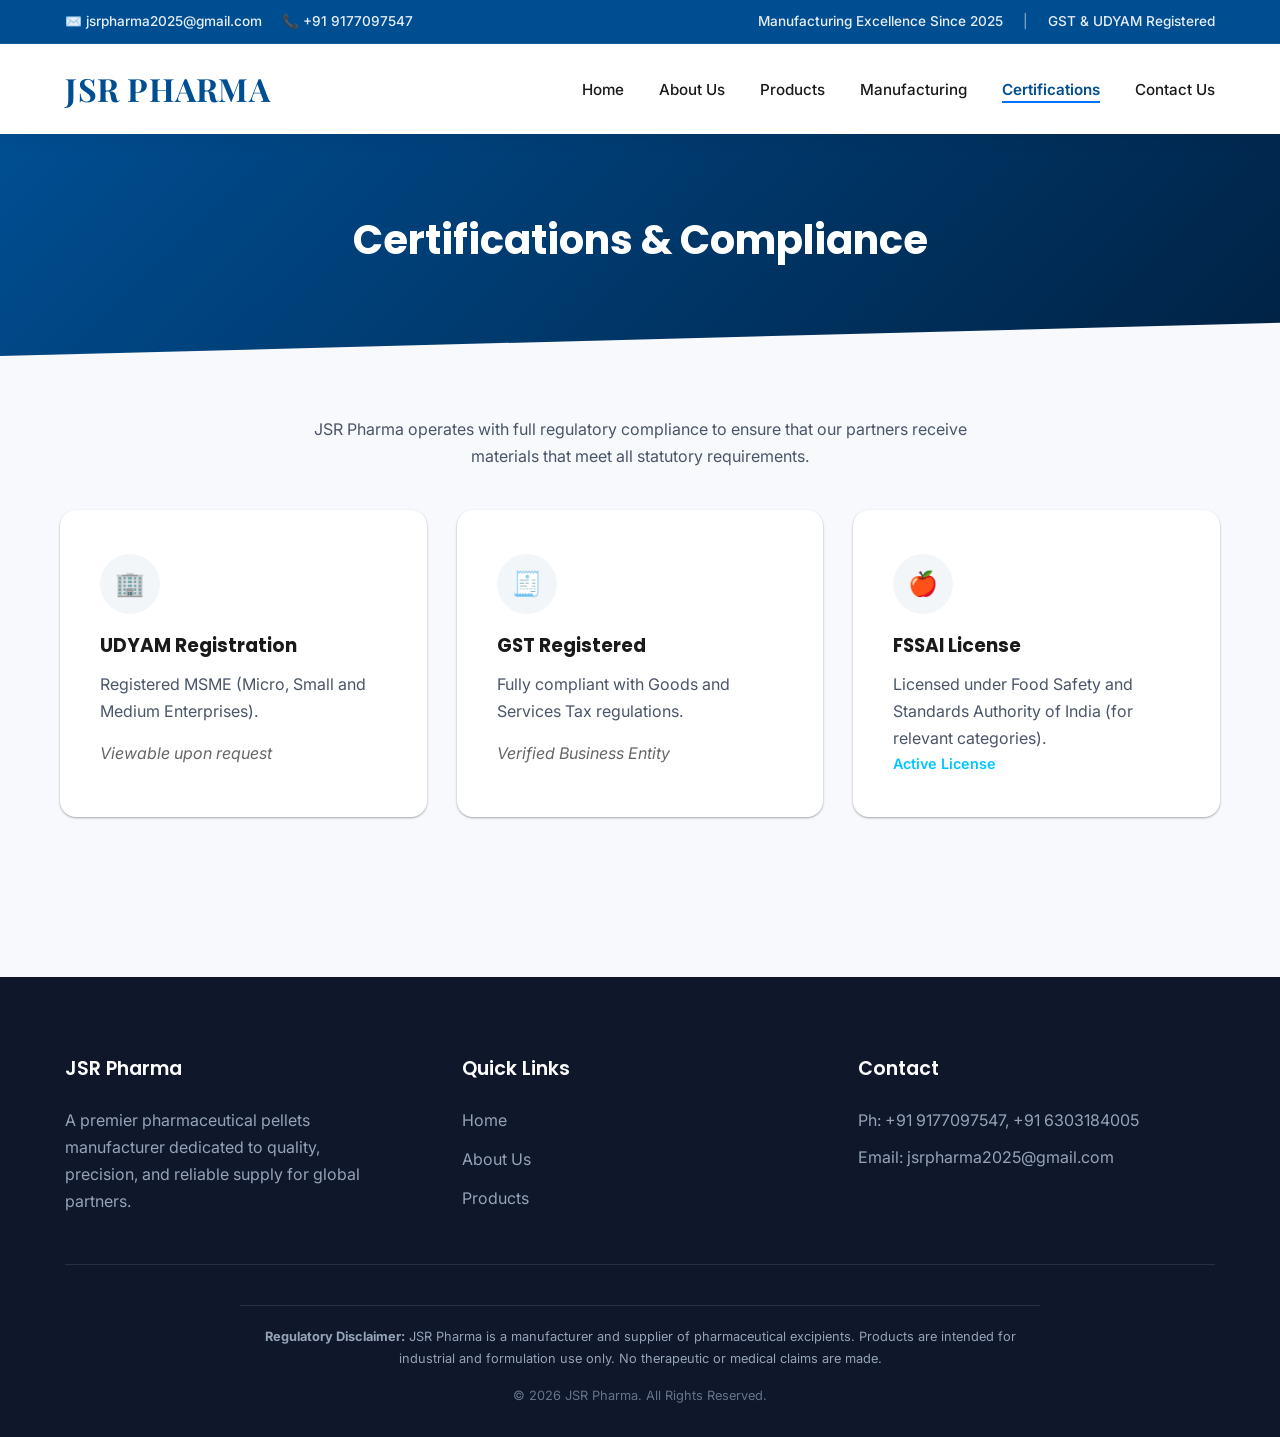
<file: certifications.html>
<!DOCTYPE html>
<html lang="en">

<head>
    <meta charset="UTF-8">
    <meta name="viewport" content="width=device-width, initial-scale=1.0">
    <meta name="description" content="JSR Pharma Certifications - GST, UDYAM, and FSSAI registered.">
    <title>Certifications | JSR Pharma</title>
    <link rel="icon" type="image/png" href="images/favicon_circle.png">
    <link rel="stylesheet" href="style.css">
    <style>
        .cert-grid {
            display: grid;
            grid-template-columns: repeat(auto-fit, minmax(280px, 1fr));
            gap: 30px;
            margin-top: 40px;
        }

        .cert-card {
            background: white;
            padding: 40px;
            text-align: left;
            border-radius: 16px;
            box-shadow: var(--shadow-sm);
            transition: all 0.3s ease;
            border-top: 4px solid transparent;
        }

        .cert-card:hover {
            transform: translateY(-5px);
            box-shadow: var(--shadow-lg);
            border-top-color: var(--secondary-color);
        }

        .cert-icon {
            width: 60px;
            height: 60px;
            background: rgba(0, 78, 146, 0.05);
            border-radius: 50%;
            display: flex;
            align-items: center;
            justify-content: center;
            font-size: 1.5rem;
            color: var(--primary-color);
            margin-bottom: 20px;
        }

        .validity {
            font-size: 0.9rem;
            color: var(--secondary-color);
            font-weight: 600;
        }
    </style>
</head>

<body>
    <!-- Top Bar -->
    <div class="top-bar">
        <div class="container">
            <div class="top-bar-left">
                <span>✉️ <a href="mailto:jsrpharma2025@gmail.com"
                        style="color: inherit; text-decoration: none;">jsrpharma2025@gmail.com</a></span>
                <span>📞 <a href="tel:+919177097547" style="color: inherit; text-decoration: none;">+91
                        9177097547</a></span>
            </div>
            <div class="top-bar-right">
                <span>Manufacturing Excellence Since 2025</span>
                <span style="opacity: 0.5;">|</span>
                <span>GST & UDYAM Registered</span>
            </div>
        </div>
    </div>

    <header>
        <div class="nav-container">
            <div class="logo">JSR <span>Pharma</span></div>
            <nav class="main-nav">
                <ul>
                    <li><a href="index.html">Home</a></li>
                    <li><a href="about.html">About Us</a></li>
                    <li><a href="products.html">Products</a></li>
                    <li><a href="manufacturing.html">Manufacturing</a></li>
                    <li><a href="certifications.html" class="active">Certifications</a></li>
                    <li><a href="contact.html">Contact Us</a></li>
                </ul>
            </nav>
        </div>
    </header>

    <div class="page-header">
        <h1>Certifications & Compliance</h1>
    </div>

    <section class="container" style="padding: 60px 20px;">
        <div class="text-center">
            <p class="mb-2" style="max-width: 700px; margin: 0 auto;">JSR Pharma operates with full regulatory
                compliance to ensure that our partners receive materials that meet all statutory requirements.</p>
        </div>

        <div class="cert-grid">
            <div class="cert-card">
                <div class="cert-icon">🏢</div>
                <h3>UDYAM Registration</h3>
                <p>Registered MSME (Micro, Small and Medium Enterprises).</p>
                <div style="margin-top: 15px; font-style: italic; color: #666;">Viewable upon request</div>
            </div>

            <div class="cert-card">
                <div class="cert-icon">🧾</div>
                <h3>GST Registered</h3>
                <p>Fully compliant with Goods and Services Tax regulations.</p>
                <div style="margin-top: 15px; font-style: italic; color: #666;">Verified Business Entity</div>
            </div>

            <div class="cert-card">
                <div class="cert-icon">🍎</div>
                <h3>FSSAI License</h3>
                <p>Licensed under Food Safety and Standards Authority of India (for relevant categories).</p>
                <div class="validity">Active License</div>
            </div>
        </div>
    </section>

    <footer>
        <div class="container">
            <div class="grid-3"
                style="margin-top:0; border-bottom: 1px solid rgba(255,255,255,0.1); padding-bottom: 40px; margin-bottom: 30px;">
                <div class="footer-col">
                    <h4>JSR Pharma</h4>
                    <p style="color: #94a3b8; max-width: 300px;">A premier pharmaceutical pellets manufacturer dedicated
                        to quality, precision, and reliable supply for global partners.</p>
                </div>
                <div class="footer-col">
                    <h4>Quick Links</h4>
                    <a href="index.html">Home</a>
                    <a href="about.html">About Us</a>
                    <a href="products.html">Products</a>
                </div>
                <div class="footer-col">
                    <h4>Contact</h4>
                    <p style="color: #94a3b8; margin-bottom: 10px;">Ph:
                        <a href="tel:+919177097547" style="color: inherit; text-decoration: none;">+91 9177097547</a>,
                        <a href="tel:+916303184005" style="color: inherit; text-decoration: none;">+91 6303184005</a>
                    </p>
                    <p style="color: #94a3b8;">Email: <a href="mailto:jsrpharma2025@gmail.com"
                            style="color: inherit; text-decoration: none;">jsrpharma2025@gmail.com</a></p>
                </div>
            </div>
            <div class="disclaimer">
                <p><strong>Regulatory Disclaimer:</strong> JSR Pharma is a manufacturer and supplier of pharmaceutical
                    excipients. Products are intended for industrial and formulation use only. No therapeutic or medical
                    claims are made.</p>
                <div style="margin-top: 15px; color: #64748b;">&copy; 2026 JSR Pharma. All Rights Reserved.</div>
            </div>
        </div>
    </footer>
</body>

</html>
</file>
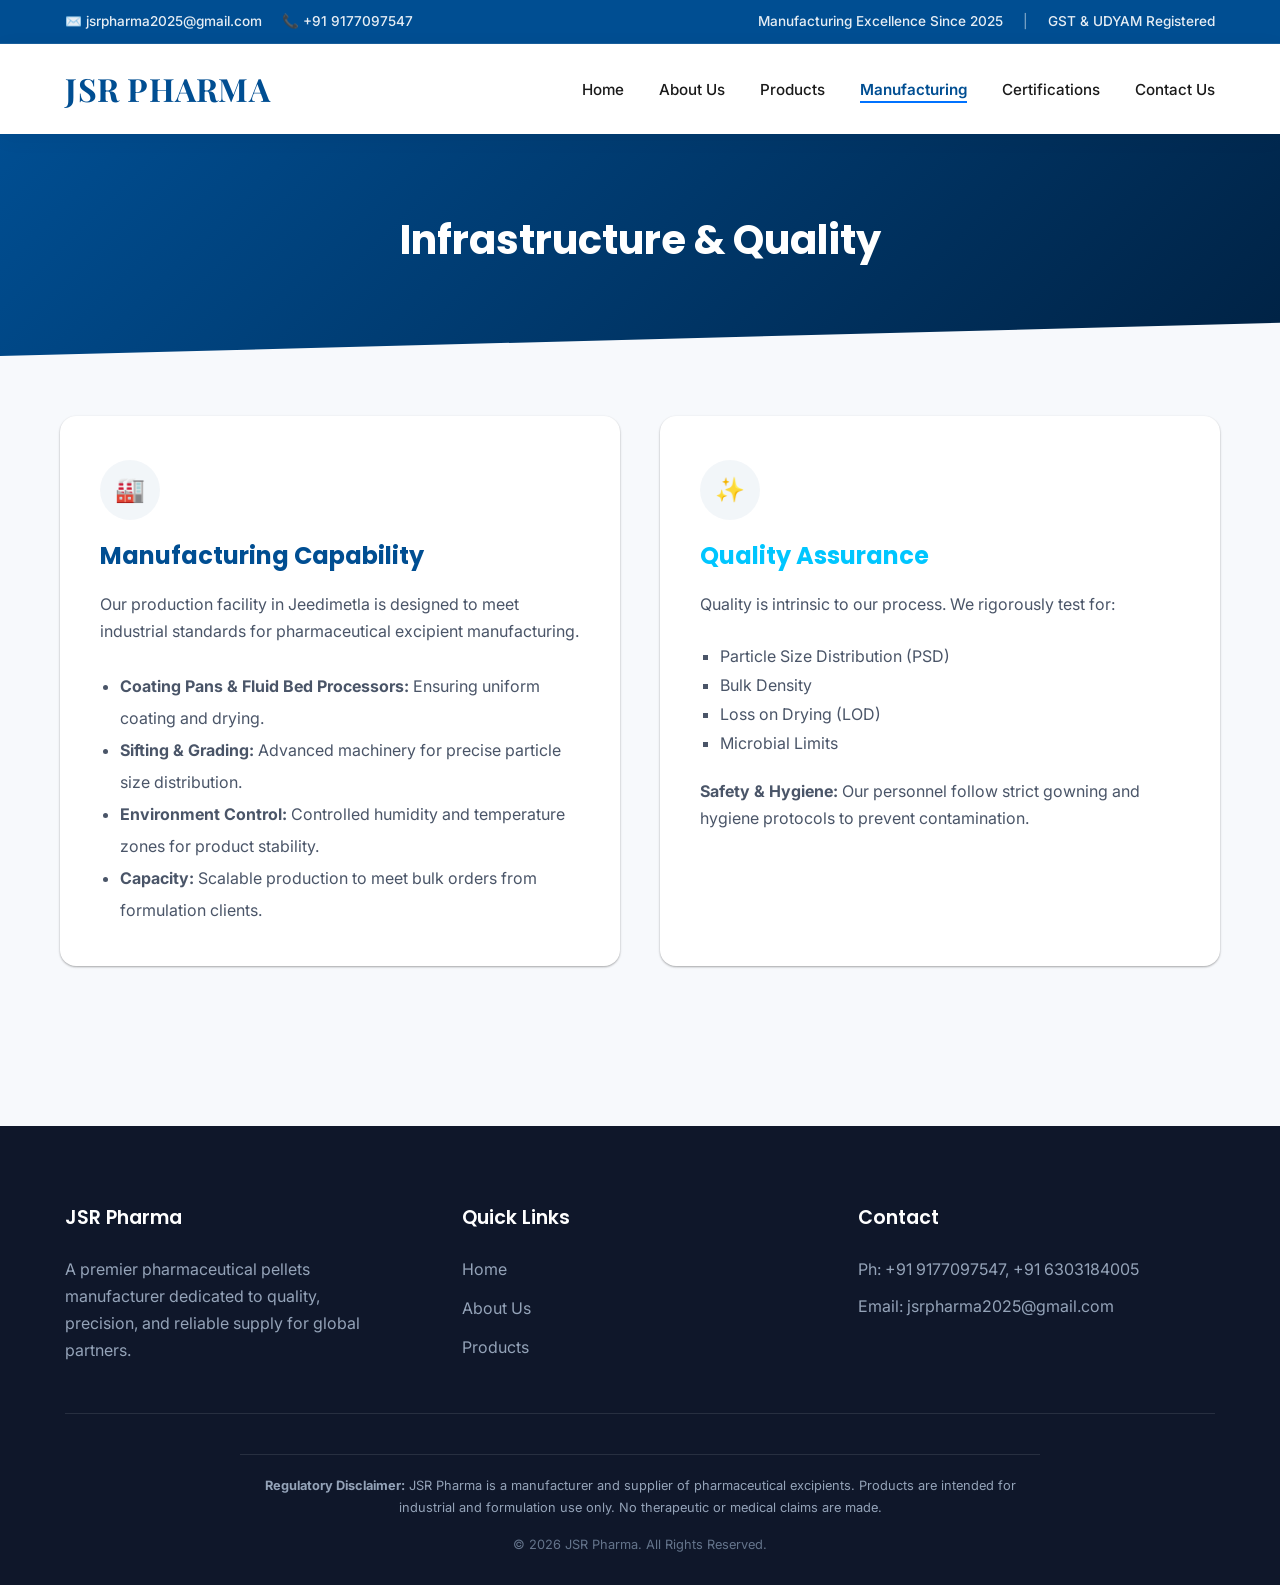
<file: manufacturing.html>
<!DOCTYPE html>
<html lang="en">

<head>
    <meta charset="UTF-8">
    <meta name="viewport" content="width=device-width, initial-scale=1.0">
    <meta name="description" content="JSR Pharma Manufacturing Infrastructure - GMP compliant facility in Hyderabad.">
    <title>Infrastructure | JSR Pharma</title>
    <link rel="icon" type="image/png" href="images/favicon_circle.png">
    <link rel="stylesheet" href="style.css">
</head>

<body>
    <!-- Top Bar -->
    <div class="top-bar">
        <div class="container">
            <div class="top-bar-left">
                <span>✉️ <a href="mailto:jsrpharma2025@gmail.com"
                        style="color: inherit; text-decoration: none;">jsrpharma2025@gmail.com</a></span>
                <span>📞 <a href="tel:+919177097547" style="color: inherit; text-decoration: none;">+91
                        9177097547</a></span>
            </div>
            <div class="top-bar-right">
                <span>Manufacturing Excellence Since 2025</span>
                <span style="opacity: 0.5;">|</span>
                <span>GST & UDYAM Registered</span>
            </div>
        </div>
    </div>

    <header>
        <div class="nav-container">
            <div class="logo">JSR <span>Pharma</span></div>
            <nav class="main-nav">
                <ul>
                    <li><a href="index.html">Home</a></li>
                    <li><a href="about.html">About Us</a></li>
                    <li><a href="products.html">Products</a></li>
                    <li><a href="manufacturing.html" class="active">Manufacturing</a></li>
                    <li><a href="certifications.html">Certifications</a></li>
                    <li><a href="contact.html">Contact Us</a></li>
                </ul>
            </nav>
        </div>
    </header>

    <div class="page-header">
        <h1>Infrastructure & Quality</h1>
    </div>

    <section class="container" style="padding: 60px 20px;">
        <div class="grid-2">
            <!-- Manufacturing Capability Card -->
            <div class="mission-card" style="text-align: left;">
                <div class="icon-box" style="margin-bottom: 20px;">
                    <span class="icon">🏭</span>
                </div>
                <h2 style="color: var(--primary-color); margin-bottom: 20px;">Manufacturing Capability</h2>
                <p class="mb-1">Our production facility in Jeedimetla is designed to meet industrial standards for
                    pharmaceutical excipient manufacturing.</p>
                <ul style="line-height: 2; margin-left: 20px;">
                    <li><strong>Coating Pans & Fluid Bed Processors:</strong> Ensuring uniform coating and drying.</li>
                    <li><strong>Sifting & Grading:</strong> Advanced machinery for precise particle size distribution.
                    </li>
                    <li><strong>Environment Control:</strong> Controlled humidity and temperature zones for product
                        stability.</li>
                    <li><strong>Capacity:</strong> Scalable production to meet bulk orders from formulation clients.
                    </li>
                </ul>
            </div>

            <!-- Quality Assurance Card -->
            <div class="mission-card" style="text-align: left;">
                <div class="icon-box" style="margin-bottom: 20px;">
                    <span class="icon">✨</span>
                </div>
                <h2 style="color: var(--secondary-color); margin-bottom: 20px;">Quality Assurance</h2>
                <p class="mb-1">Quality is intrinsic to our process. We rigorously test for:</p>
                <ul style="line-height: 1.8; margin-left: 20px; list-style-type: square;">
                    <li>Particle Size Distribution (PSD)</li>
                    <li>Bulk Density</li>
                    <li>Loss on Drying (LOD)</li>
                    <li>Microbial Limits</li>
                </ul>
                <p class="mb-1" style="margin-top: 20px;"><strong>Safety & Hygiene:</strong> Our personnel follow strict
                    gowning and hygiene protocols to prevent contamination.</p>
            </div>
        </div>
    </section>

    <footer>
        <div class="container">
            <div class="grid-3"
                style="margin-top:0; border-bottom: 1px solid rgba(255,255,255,0.1); padding-bottom: 40px; margin-bottom: 30px;">
                <div class="footer-col">
                    <h4>JSR Pharma</h4>
                    <p style="color: #94a3b8; max-width: 300px;">A premier pharmaceutical pellets manufacturer dedicated
                        to quality, precision, and reliable supply for global partners.</p>
                </div>
                <div class="footer-col">
                    <h4>Quick Links</h4>
                    <a href="index.html">Home</a>
                    <a href="about.html">About Us</a>
                    <a href="products.html">Products</a>
                </div>
                <div class="footer-col">
                    <h4>Contact</h4>
                    <p style="color: #94a3b8; margin-bottom: 10px;">Ph:
                        <a href="tel:+919177097547" style="color: inherit; text-decoration: none;">+91 9177097547</a>,
                        <a href="tel:+916303184005" style="color: inherit; text-decoration: none;">+91 6303184005</a>
                    </p>
                    <p style="color: #94a3b8;">Email: <a href="mailto:jsrpharma2025@gmail.com"
                            style="color: inherit; text-decoration: none;">jsrpharma2025@gmail.com</a></p>
                </div>
            </div>
            <div class="disclaimer">
                <p><strong>Regulatory Disclaimer:</strong> JSR Pharma is a manufacturer and supplier of pharmaceutical
                    excipients. Products are intended for industrial and formulation use only. No therapeutic or medical
                    claims are made.</p>
                <div style="margin-top: 15px; color: #64748b;">&copy; 2026 JSR Pharma. All Rights Reserved.</div>
            </div>
        </div>
    </footer>
</body>

</html>
</file>
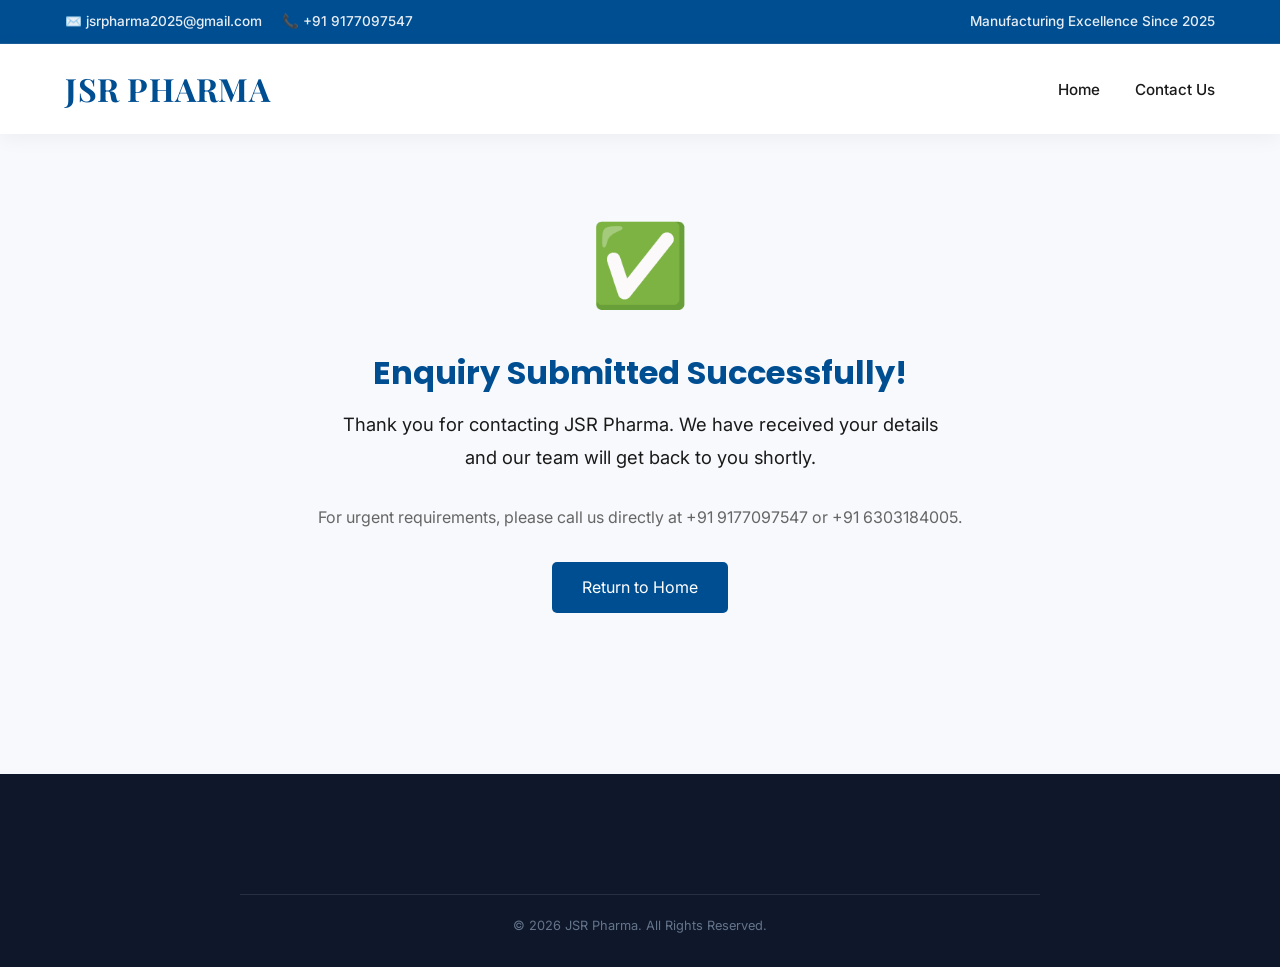
<file: thankyou.html>
<!DOCTYPE html>
<html lang="en">

<head>
    <meta charset="UTF-8">
    <meta name="viewport" content="width=device-width, initial-scale=1.0">
    <title>Thank You | JSR Pharma</title>
    <link rel="icon" type="image/png" href="images/favicon_circle.png">
    <link rel="stylesheet" href="style.css">
    <style>
        .thank-you-container {
            min-height: 60vh;
            display: flex;
            flex-direction: column;
            align-items: center;
            justify-content: center;
            text-align: center;
            padding: 40px 20px;
        }

        .check-icon {
            font-size: 5rem;
            color: var(--secondary-color);
            margin-bottom: 20px;
        }

        .btn-home {
            margin-top: 30px;
            display: inline-block;
            background: var(--primary-color);
            color: white;
            padding: 12px 30px;
            border-radius: 5px;
            text-decoration: none;
            transition: background 0.3s;
        }

        .btn-home:hover {
            background: var(--accent-color);
        }
    </style>
</head>

<body>
    <!-- Top Bar -->
    <div class="top-bar">
        <div class="container">
            <div class="top-bar-left">
                <span>✉️ <a href="mailto:jsrpharma2025@gmail.com"
                        style="color: inherit; text-decoration: none;">jsrpharma2025@gmail.com</a></span>
                <span>📞 <a href="tel:+919177097547" style="color: inherit; text-decoration: none;">+91
                        9177097547</a></span>
            </div>
            <div class="top-bar-right">
                <span>Manufacturing Excellence Since 2025</span>
            </div>
        </div>
    </div>

    <header>
        <div class="nav-container">
            <div class="logo">JSR <span>Pharma</span></div>
            <nav class="main-nav">
                <ul>
                    <li><a href="index.html">Home</a></li>
                    <li><a href="contact.html">Contact Us</a></li>
                </ul>
            </nav>
        </div>
    </header>

    <div class="thank-you-container">
        <div class="check-icon">✅</div>
        <h1 style="color: var(--primary-color); margin-bottom: 15px;">Enquiry Submitted Successfully!</h1>
        <p class="lead-text" style="max-width: 600px;">
            Thank you for contacting JSR Pharma. We have received your details and our team will get back to you
            shortly.
        </p>
        <p style="color: #666; margin-top: 10px;">For urgent requirements, please call us directly at +91 9177097547 or
            +91 6303184005.
        </p>

        <a href="index.html" class="btn-home">Return to Home</a>
    </div>

    <footer>
        <div class="container">
            <div class="disclaimer" style="border-top: 1px solid rgba(255,255,255,0.1); padding-top: 20px;">
                <div style="color: #64748b;">&copy; 2026 JSR Pharma. All Rights Reserved.</div>
            </div>
        </div>
    </footer>
</body>

</html>
</file>
<file: style.css>
/* JSR Pharma - Premium Corporate Design System */
@import url('https://fonts.googleapis.com/css2?family=Inter:wght@300;400;500;600;700&family=Poppins:wght@400;500;600;700&family=Playfair+Display:wght@700&display=swap');

:root {
  /* Premium Color Palette */
  --primary-color: #004e92;
  /* Richer Deep Blue */
  --primary-light: #0072ff;
  /* Vibrant Blue for gradients */
  --secondary-color: #00c6ff;
  /* Cyan Gradient End */
  --accent-color: #ff9966;
  /* Soft Orange/Peach */
  --text-dark: #1a1a1a;
  --text-gray: #4a5568;
  --bg-white: #ffffff;
  --bg-off-white: #f7f9fc;
  --border-light: #e2e8f0;

  /* Shadows & Depth */
  --shadow-sm: 0 1px 3px rgba(0, 0, 0, 0.12), 0 1px 2px rgba(0, 0, 0, 0.24);
  --shadow-md: 0 4px 6px -1px rgba(0, 0, 0, 0.1), 0 2px 4px -1px rgba(0, 0, 0, 0.06);
  --shadow-lg: 0 10px 15px -3px rgba(0, 0, 0, 0.1), 0 4px 6px -2px rgba(0, 0, 0, 0.05);

  /* Spacing */
  --container-width: 1200px;
}

* {
  box-sizing: border-box;
  margin: 0;
  padding: 0;
}

body {
  font-family: 'Inter', sans-serif;
  line-height: 1.7;
  color: var(--text-gray);
  background-color: var(--bg-off-white);
  -webkit-font-smoothing: antialiased;
}

h1,
h2,
h3,
h4,
h5,
h6 {
  font-family: 'Poppins', sans-serif;
  color: var(--text-dark);
  line-height: 1.3;
  margin-bottom: 0.75rem;
}

img {
  max-width: 100%;
  height: auto;
  display: block;
}

a {
  text-decoration: none;
  color: inherit;
  transition: all 0.3s ease;
}

/* Utilities */
.container {
  max-width: var(--container-width);
  margin: 0 auto;
  padding: 0 25px;
}

.text-center {
  text-align: center;
}

.mb-1 {
  margin-bottom: 1.5rem;
}

.mb-2 {
  margin-bottom: 3rem;
}

/* Buttons */
.btn {
  display: inline-flex;
  align-items: center;
  justify-content: center;
  padding: 14px 32px;
  border-radius: 50px;
  font-weight: 600;
  font-size: 1rem;
  letter-spacing: 0.5px;
  cursor: pointer;
  border: none;
  transition: all 0.3s cubic-bezier(0.4, 0, 0.2, 1);
  text-transform: uppercase;
  font-family: 'Poppins', sans-serif;
  box-shadow: var(--shadow-sm);
}

.btn-primary {
  background: linear-gradient(135deg, var(--primary-color) 0%, var(--primary-light) 100%);
  color: white;
}

.btn-primary:hover {
  transform: translateY(-2px);
  box-shadow: 0 8px 15px rgba(0, 78, 146, 0.3);
}

.btn-outline {
  background: transparent;
  border: 2px solid var(--primary-color);
  color: var(--primary-color);
}

.btn-outline:hover {
  background: var(--primary-color);
  color: white;
  transform: translateY(-2px);
  box-shadow: 0 5px 15px rgba(0, 0, 0, 0.1);
}

/* Top Bar */
.top-bar {
  background-color: var(--primary-color);
  color: rgba(255, 255, 255, 0.9);
  padding: 10px 0;
  font-size: 0.85rem;
  font-weight: 500;
  border-bottom: 1px solid rgba(255, 255, 255, 0.1);
}

.top-bar .container {
  display: flex;
  justify-content: space-between;
  align-items: center;
}

.top-bar-left,
.top-bar-right {
  display: flex;
  gap: 20px;
  align-items: center;
}

.top-bar a:hover {
  color: var(--secondary-color);
}

/* Header & Nav */
header {
  background: rgba(255, 255, 255, 0.98);
  backdrop-filter: blur(12px);
  box-shadow: 0 4px 20px rgba(0, 0, 0, 0.05);
  /* Softer shadow */
  position: sticky;
  top: 0;
  z-index: 1000;
  height: 90px;
  /* Slightly taller for grandeur */
  display: flex;
  align-items: center;
  transition: all 0.3s ease;
}

.nav-container {
  display: flex;
  justify-content: space-between;
  align-items: center;
  width: 100%;
  max-width: var(--container-width);
  margin: 0 auto;
  padding: 0 25px;
}

.logo {
  font-family: 'Playfair Display', 'Times New Roman', serif;
  font-size: 32px;
  font-weight: 700;
  color: var(--primary-color);
  letter-spacing: 0.5px;
  text-transform: uppercase;
}

.logo span {
  color: inherit;
}

.main-nav ul {
  display: flex;
  list-style: none;
  gap: 35px;
}

.main-nav a {
  font-weight: 500;
  color: var(--text-dark);
  font-size: 0.95rem;
  position: relative;
}

.main-nav a::after {
  content: '';
  position: absolute;
  width: 0;
  height: 2px;
  bottom: -4px;
  left: 0;
  background-color: var(--primary-light);
  transition: width 0.3s ease;
}

.main-nav a:hover::after,
.main-nav a.active::after {
  width: 100%;
}

.main-nav a.active {
  color: var(--primary-color);
  font-weight: 600;
}

/* Hero Section */
.hero {
  background: linear-gradient(120deg, #fdfbfb 0%, #ebedee 100%);
  padding: 120px 0 100px;
  position: relative;
  overflow: hidden;
}

/* Abstract background shape */
.hero::before {
  content: '';
  position: absolute;
  top: -100px;
  right: -50px;
  width: 600px;
  height: 600px;
  background: radial-gradient(circle, rgba(0, 198, 255, 0.1) 0%, rgba(255, 255, 255, 0) 70%);
  border-radius: 50%;
  z-index: 0;
}

.hero .container {
  position: relative;
  z-index: 1;
}

.hero h1 {
  font-size: 3.5rem;
  font-weight: 800;
  color: var(--text-dark);
  margin-bottom: 25px;
  line-height: 1.1;
  background: -webkit-linear-gradient(45deg, var(--primary-color), var(--primary-light));
  -webkit-background-clip: text;
  -webkit-text-fill-color: transparent;
  background-clip: text;
  /* standard property */
}

.hero p {
  font-size: 1.25rem;
  color: var(--text-gray);
  margin-bottom: 40px;
  max-width: 650px;
}

/* Page Headers */
.page-header {
  background: linear-gradient(135deg, var(--primary-color) 0%, #002244 100%);
  color: white;
  padding: 80px 0;
  text-align: center;
  clip-path: polygon(0 0, 100% 0, 100% 85%, 0 100%);
}

.page-header h1 {
  font-size: 2.5rem;
  color: white;
  margin-bottom: 10px;
}

/* Stats Section */
.stats-section {
  background: white;
  padding: 60px 0;
  border-bottom: 1px solid var(--border-light);
}

.stat-item {
  text-align: center;
  padding: 20px;
}

.stat-number {
  font-size: 2.5rem;
  font-weight: 800;
  color: var(--primary-color);
  margin-bottom: 5px;
  display: block;
}

.stat-label {
  color: var(--text-gray);
  font-weight: 600;
  text-transform: uppercase;
  font-size: 0.85rem;
  letter-spacing: 1px;
}

/* Cards & Grid */
.grid-3 {
  display: grid;
  grid-template-columns: repeat(auto-fit, minmax(320px, 1fr));
  gap: 40px;
  margin-top: 50px;
}

.card {
  background: white;
  padding: 40px 30px;
  border: none;
  border-radius: 16px;
  box-shadow: var(--shadow-sm);
  transition: all 0.4s ease;
  position: relative;
  overflow: hidden;
}

.card:hover {
  transform: translateY(-10px);
  box-shadow: var(--shadow-lg);
}

.card::top {
  content: '';
  position: absolute;
  top: 0;
  left: 0;
  width: 100%;
  height: 4px;
  background: linear-gradient(90deg, var(--primary-color), var(--secondary-color));
}

.card h3,
.card h4 {
  color: var(--primary-color);
  margin-bottom: 15px;
  font-weight: 600;
}

/* Product List Improved */
.product-item {
  display: flex;
  background: white;
  margin-bottom: 40px;
  border-radius: 20px;
  overflow: hidden;
  box-shadow: var(--shadow-md);
  transition: all 0.3s ease;
  border: 1px solid rgba(0, 0, 0, 0.03);
}

.product-item:hover {
  transform: translateY(-5px);
  box-shadow: var(--shadow-lg);
}

.product-image-container {
  width: 350px;
  min-height: 280px;
  flex-shrink: 0;
  background-color: #f1f3f5;
  position: relative;
  display: flex;
  /* Ensure image centers if smaller */
}

.product-img {
  width: 100%;
  height: 100%;
  object-fit: cover;
  transition: transform 0.5s ease;
}

.product-item:hover .product-img {
  transform: scale(1.05);
  /* Subtle zoom effect on hover */
}

.product-content {
  padding: 40px;
  display: flex;
  flex-direction: column;
  justify-content: center;
}

/* Gradients */
.bg-sugar {
  background: linear-gradient(135deg, #8BC6EC 0%, #9599E2 100%);
}

.bg-mcc {
  background: linear-gradient(135deg, #FF9A9E 0%, #FECFEF 99%, #FECFEF 100%);
}

.bg-lactose {
  background: linear-gradient(135deg, #cfd9df 0%, #e2ebf0 100%);
  color: #555;
  text-shadow: none;
}

.bg-starch {
  background: linear-gradient(135deg, #f6d365 0%, #fda085 100%);
}

.bg-nps {
  background: linear-gradient(135deg, #84fab0 0%, #8fd3f4 100%);
}

/* Footer */
footer {
  background-color: #0f172a;
  color: #94a3b8;
  padding: 80px 0 30px;
  margin-top: 100px;
}

.footer-col h4 {
  color: white;
  margin-bottom: 25px;
  font-size: 1.2rem;
  font-weight: 600;
}

.footer-col a {
  color: #94a3b8;
  display: block;
  margin-bottom: 12px;
}

.footer-col p a {
  display: inline;
  margin-bottom: 0;
}

.footer-col a:hover {
  color: #38bdf8;
  padding-left: 5px;
}

.disclaimer {
  max-width: 800px;
  margin: 40px auto 0;
  text-align: center;
  font-size: 0.8rem;
  padding-top: 20px;
  border-top: 1px solid rgba(255, 255, 255, 0.1);
}

/* Animations */
@keyframes fadeIn {
  from {
    opacity: 0;
    transform: translateY(20px);
  }

  to {
    opacity: 1;
    transform: translateY(0);
  }
}

section {
  animation: fadeIn 0.8s ease-out forwards;
}

/* Mobile Responsive */
@media (max-width: 768px) {
  .hero h1 {
    font-size: 2.5rem;
  }

  .nav-container {
    flex-direction: column;
    gap: 15px;
  }

  .main-nav ul {
    flex-wrap: wrap;
    justify-content: center;
    gap: 15px;
  }

  .product-item {
    flex-direction: column;
  }

  .product-image-container {
    width: 100%;
    height: 200px;
  }
}

/* About Us Page Specific Styles */

/* Section Utilities */
.section-padding {
  padding: 80px 0;
}

.row {
  display: flex;
  flex-wrap: wrap;
  margin-right: -15px;
  margin-left: -15px;
}

.col-lg-6 {
  flex: 0 0 50%;
  max-width: 50%;
  padding-right: 15px;
  padding-left: 15px;
}

.align-items-center {
  align-items: center;
}

/* About Hero */
.about-hero {
  background: linear-gradient(135deg, #002244 0%, #004e92 100%);
  padding: 100px 0 140px;
  /* Increased bottom padding for the slant */
  clip-path: polygon(0 0, 100% 0, 100% 85%, 0 100%);
  border-bottom: none;
}

.breadcrumb {
  color: rgba(255, 255, 255, 0.7);
  font-size: 0.9rem;
  margin-top: 10px;
  text-transform: uppercase;
  letter-spacing: 1px;
}

/* Section Title */
.section-title {
  margin-bottom: 30px;
}

.sub-title {
  display: block;
  font-size: 0.85rem;
  font-weight: 700;
  text-transform: uppercase;
  letter-spacing: 2px;
  color: var(--secondary-color);
  margin-bottom: 10px;
}

.section-title h2 {
  font-size: 2.5rem;
  font-weight: 700;
  position: relative;
  padding-bottom: 20px;
}

.section-title h2::after {
  content: '';
  position: absolute;
  bottom: 0;
  left: 0;
  width: 60px;
  height: 3px;
  background: var(--primary-color);
}

.text-center .section-title h2::after {
  left: 50%;
  transform: translateX(-50%);
}

.lead-text {
  font-size: 1.15rem;
  color: var(--text-dark);
  margin-bottom: 20px;
  line-height: 1.8;
}

/* About Image / Pattern */
.about-image-wrapper {
  position: relative;
  height: 400px;
  border-radius: 20px;
  overflow: hidden;
  box-shadow: var(--shadow-lg);
  margin-right: 30px;
}

.about-pattern-bg {
  width: 100%;
  height: 100%;
  background-color: #e2e8f0;
  background-image: radial-gradient(var(--primary-color) 1px, transparent 1px);
  background-size: 20px 20px;
  opacity: 0.1;
}

.experience-badge {
  position: absolute;
  bottom: 30px;
  right: 30px;
  background: white;
  padding: 20px;
  border-radius: 15px;
  box-shadow: 0 10px 30px rgba(0, 0, 0, 0.1);
  text-align: center;
  min-width: 120px;
}

.experience-badge .count {
  display: block;
  font-size: 2rem;
  font-weight: 800;
  color: var(--primary-color);
  line-height: 1;
}

.experience-badge .label {
  font-size: 0.8rem;
  text-transform: uppercase;
  font-weight: 600;
  color: var(--text-gray);
}

.signature-block {
  margin-top: 30px;
  font-family: 'Playfair Display', serif;
  font-style: italic;
  font-size: 1.2rem;
  color: var(--primary-color);
}

/* Mission Cards */
.mission-card {
  background: white;
  padding: 40px;
  border-radius: 16px;
  box-shadow: var(--shadow-sm);
  transition: all 0.3s ease;
  border-top: 4px solid transparent;
}

.mission-card:hover {
  transform: translateY(-5px);
  box-shadow: var(--shadow-lg);
  border-top-color: var(--secondary-color);
}

.mission-card h3 {
  margin-top: 20px;
  margin-bottom: 15px;
}

.icon-box {
  width: 60px;
  height: 60px;
  background: rgba(0, 78, 146, 0.05);
  border-radius: 50%;
  display: flex;
  align-items: center;
  justify-content: center;
  font-size: 1.5rem;
  color: var(--primary-color);
}

.grid-2 {
  display: grid;
  grid-template-columns: 1fr 1fr;
  gap: 40px;
}

/* Feature Grid (Why Us) */
.grid-4 {
  display: grid;
  grid-template-columns: repeat(auto-fit, minmax(250px, 1fr));
  gap: 30px;
  margin-top: 40px;
}

.feature-box {
  background: white;
  padding: 30px;
  border-radius: 12px;
  border: 1px solid var(--border-light);
  transition: all 0.3s ease;
  text-align: center;
}

.feature-box:hover {
  border-color: var(--primary-color);
  box-shadow: var(--shadow-md);
}

.feature-icon {
  font-size: 2.5rem;
  margin-bottom: 20px;
}

.feature-box h4 {
  font-size: 1.1rem;
  margin-bottom: 15px;
}

.feature-box p {
  font-size: 0.9rem;
}

/* CTA Section */
.cta-section {
  background: linear-gradient(135deg, var(--primary-color) 0%, var(--primary-light) 100%);
  /* Blue Theme */
  padding: 80px 0;
  color: white;
  margin-top: 60px;
}

.cta-content h2 {
  color: white;
  margin-bottom: 15px;
}

.cta-content p {
  font-size: 1.2rem;
  opacity: 0.9;
  margin-bottom: 30px;
}

.btn-primary-inv {
  background: white;
  color: var(--primary-color);
  padding: 14px 32px;
  border-radius: 50px;
  font-weight: 600;
  text-transform: uppercase;
  display: inline-block;
  box-shadow: 0 4px 15px rgba(0, 0, 0, 0.1);
}

.btn-primary-inv:hover {
  transform: translateY(-2px);
  box-shadow: 0 8px 20px rgba(0, 0, 0, 0.2);
  background: #fff;
  color: var(--secondary-color);
}

/* Mobile Responsive Adjustments */
@media (max-width: 992px) {
  .col-lg-6 {
    flex: 0 0 100%;
    max-width: 100%;
    margin-bottom: 40px;
  }

  .about-image-wrapper {
    margin-right: 0;
    margin-bottom: 30px;
  }
}

@media (max-width: 768px) {
  .grid-2 {
    grid-template-columns: 1fr;
  }

  .section-padding {
    padding: 60px 0;
  }

  .about-hero h1 {
    font-size: 2rem;
  }
}
</file>
